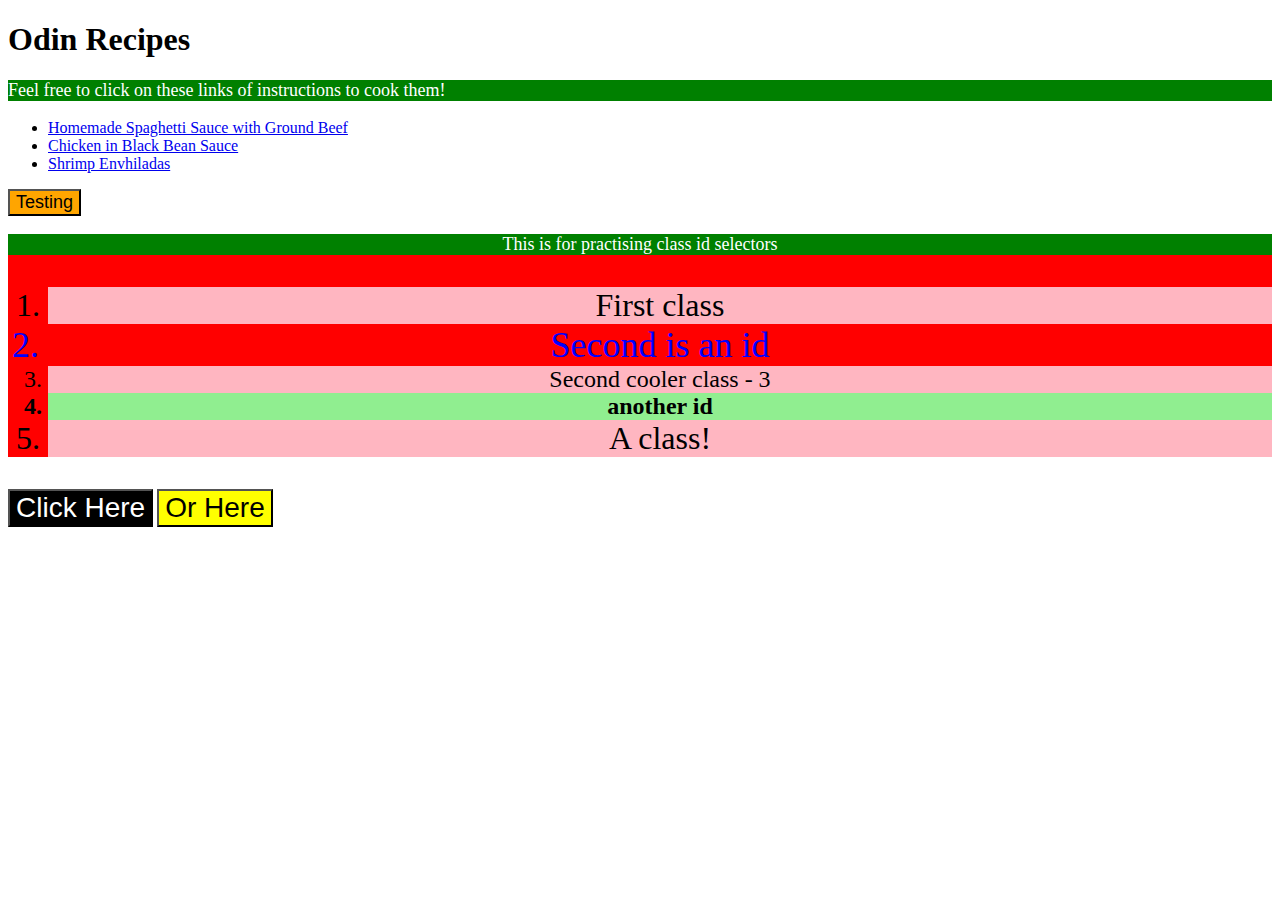
<file: index.html>
<!DOCTYPE html>
<html lang="en">

    <head>
        <meta charset="UTF-8">
        <title>Odin recipes</title>
        <link rel = "stylesheet" href = "stylesheet.css">
    </head>

    <body>
        <h1>Odin Recipes</h1>
        <p>Feel free to click on these links of instructions to cook them!</p>
        <ul>
            <li><a href="recipes/spaghetti.html">Homemade Spaghetti Sauce with Ground Beef</a></li>
            <li><a href="recipes/chicken-black-bean-sauce.html">Chicken in Black Bean Sauce</a></li>
            <li><a href="recipes/shrimp-enchiladas.html">Shrimp Envhiladas</a></li>
        </ul>
        <button>Testing</button>


        <div>
            <p>This is for practising class id selectors</p>
            <ol>
                <li class = "first_class">First class</li>
                <li id = "first_id">Second is an id</li>
                <li class = "second_class">Second cooler class - 3</li>
                <li id = "second_id">another id</li>
                <li class = "first_class">A class!</li>
            </ol>
        </div>

        <button class="grouping_practice">Click Here</button>
        <button class="grouping_practice_2">Or Here</button>
    </body>

</html>
</file>
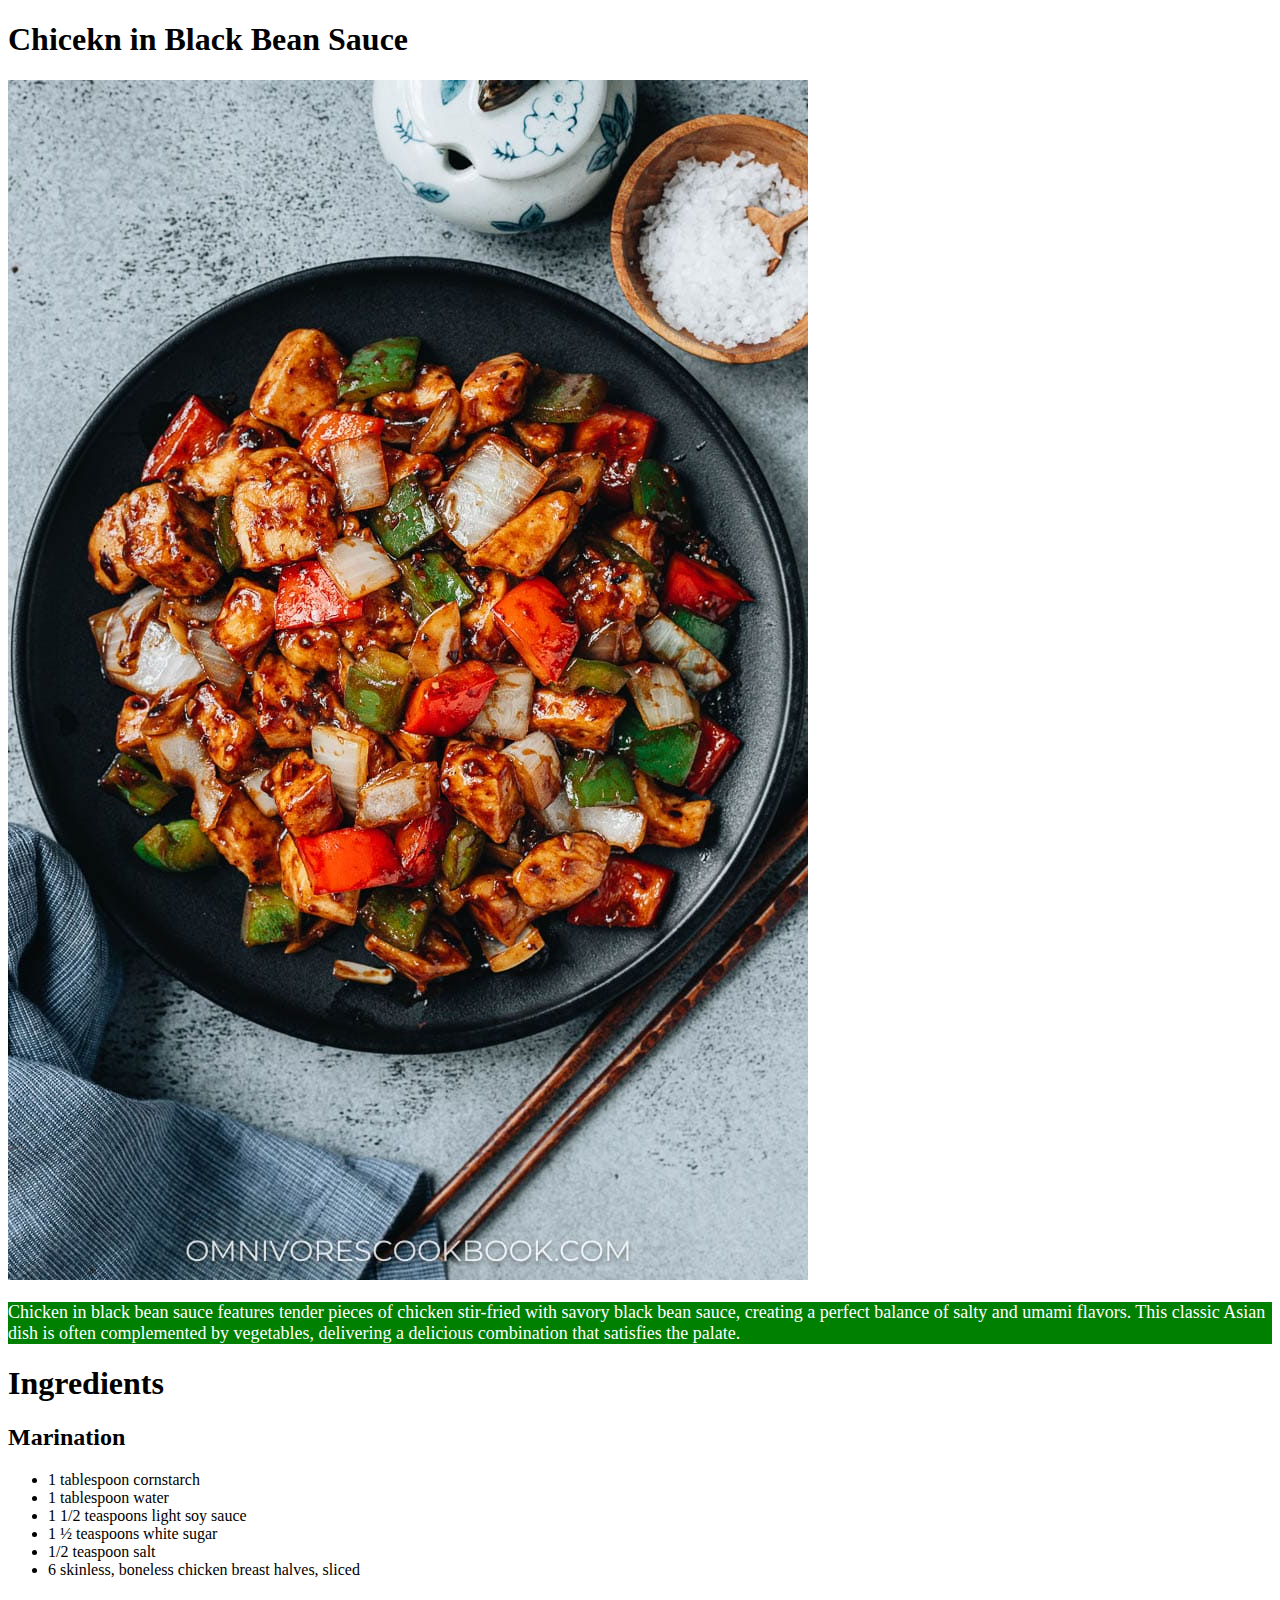
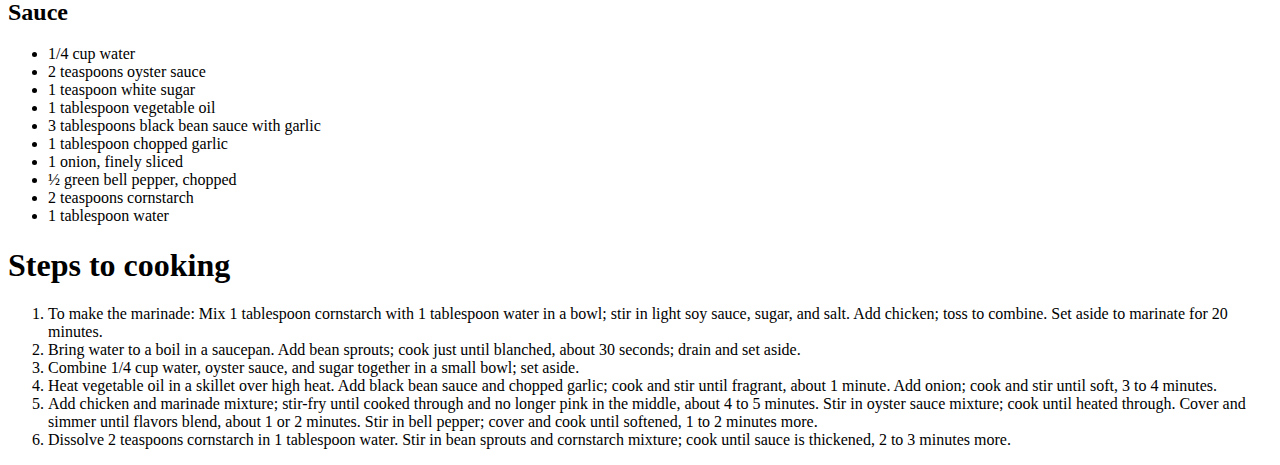
<file: recipes/chicken-black-bean-sauce.html>
<!DOCTYPE html>
<html lang="en">

    <head>
        <meta charset="UTF-8">
        <title>Recipe 2</title>
        <link rel = "stylesheet" href = "../stylesheet.css">
    </head>

    <body>
        <h1>Chicekn in Black Bean Sauce</h1>
        <img src = "chicken-black-bean-sauce.jpeg" alt="Image of chicken in black bean sauce">
        <p>Chicken in black bean sauce features tender pieces of chicken stir-fried with savory black bean sauce, creating a perfect balance of salty and umami flavors. This classic Asian dish is often complemented by vegetables, delivering a delicious combination that satisfies the palate.</p>
        <h1>Ingredients</h1>
        <h2>Marination</h2>
        <ul>
            <li>1 tablespoon cornstarch</li>
            <li>1 tablespoon water</li>
            <li>1 1/2 teaspoons light soy sauce</li>
            <li>1 ½ teaspoons white sugar</li>
            <li>1/2 teaspoon salt</li>
            <li>6 skinless, boneless chicken breast halves, sliced</li>
        </ul>
        <h2>Sauce</h2>
        <ul>
            <li>1/4 cup water</li>
            <li>2 teaspoons oyster sauce</li>
            <li>1 teaspoon white sugar</li>
            <li>1 tablespoon vegetable oil</li>
            <li>3 tablespoons black bean sauce with garlic</li>
            <li>1 tablespoon chopped garlic</li>
            <li>1 onion, finely sliced</li>
            <li>½ green bell pepper, chopped</li>
            <li>2 teaspoons cornstarch</li>
            <li>1 tablespoon water</li>
        </ul>



        <h1>Steps to cooking</h1>
        <ol>
            <li>To make the marinade: Mix 1 tablespoon cornstarch with 1 tablespoon water in a bowl; stir in light soy sauce, sugar, and salt. Add chicken; toss to combine. Set aside to marinate for 20 minutes.</li>
            <li>Bring water to a boil in a saucepan. Add bean sprouts; cook just until blanched, about 30 seconds; drain and set aside.</li>
            <li>Combine 1/4 cup water, oyster sauce, and sugar together in a small bowl; set aside.</li>
            <li>Heat vegetable oil in a skillet over high heat. Add black bean sauce and chopped garlic; cook and stir until fragrant, about 1 minute. Add onion; cook and stir until soft, 3 to 4 minutes.</li>
            <li>Add chicken and marinade mixture; stir-fry until cooked through and no longer pink in the middle, about 4 to 5 minutes. Stir in oyster sauce mixture; cook until heated through. Cover and simmer until flavors blend, about 1 or 2 minutes. Stir in bell pepper; cover and cook until softened, 1 to 2 minutes more.</li>
            <li>Dissolve 2 teaspoons cornstarch in 1 tablespoon water. Stir in bean sprouts and cornstarch mixture; cook until sauce is thickened, 2 to 3 minutes more.</li>
        </ol>
    </body>

</html>
</file>
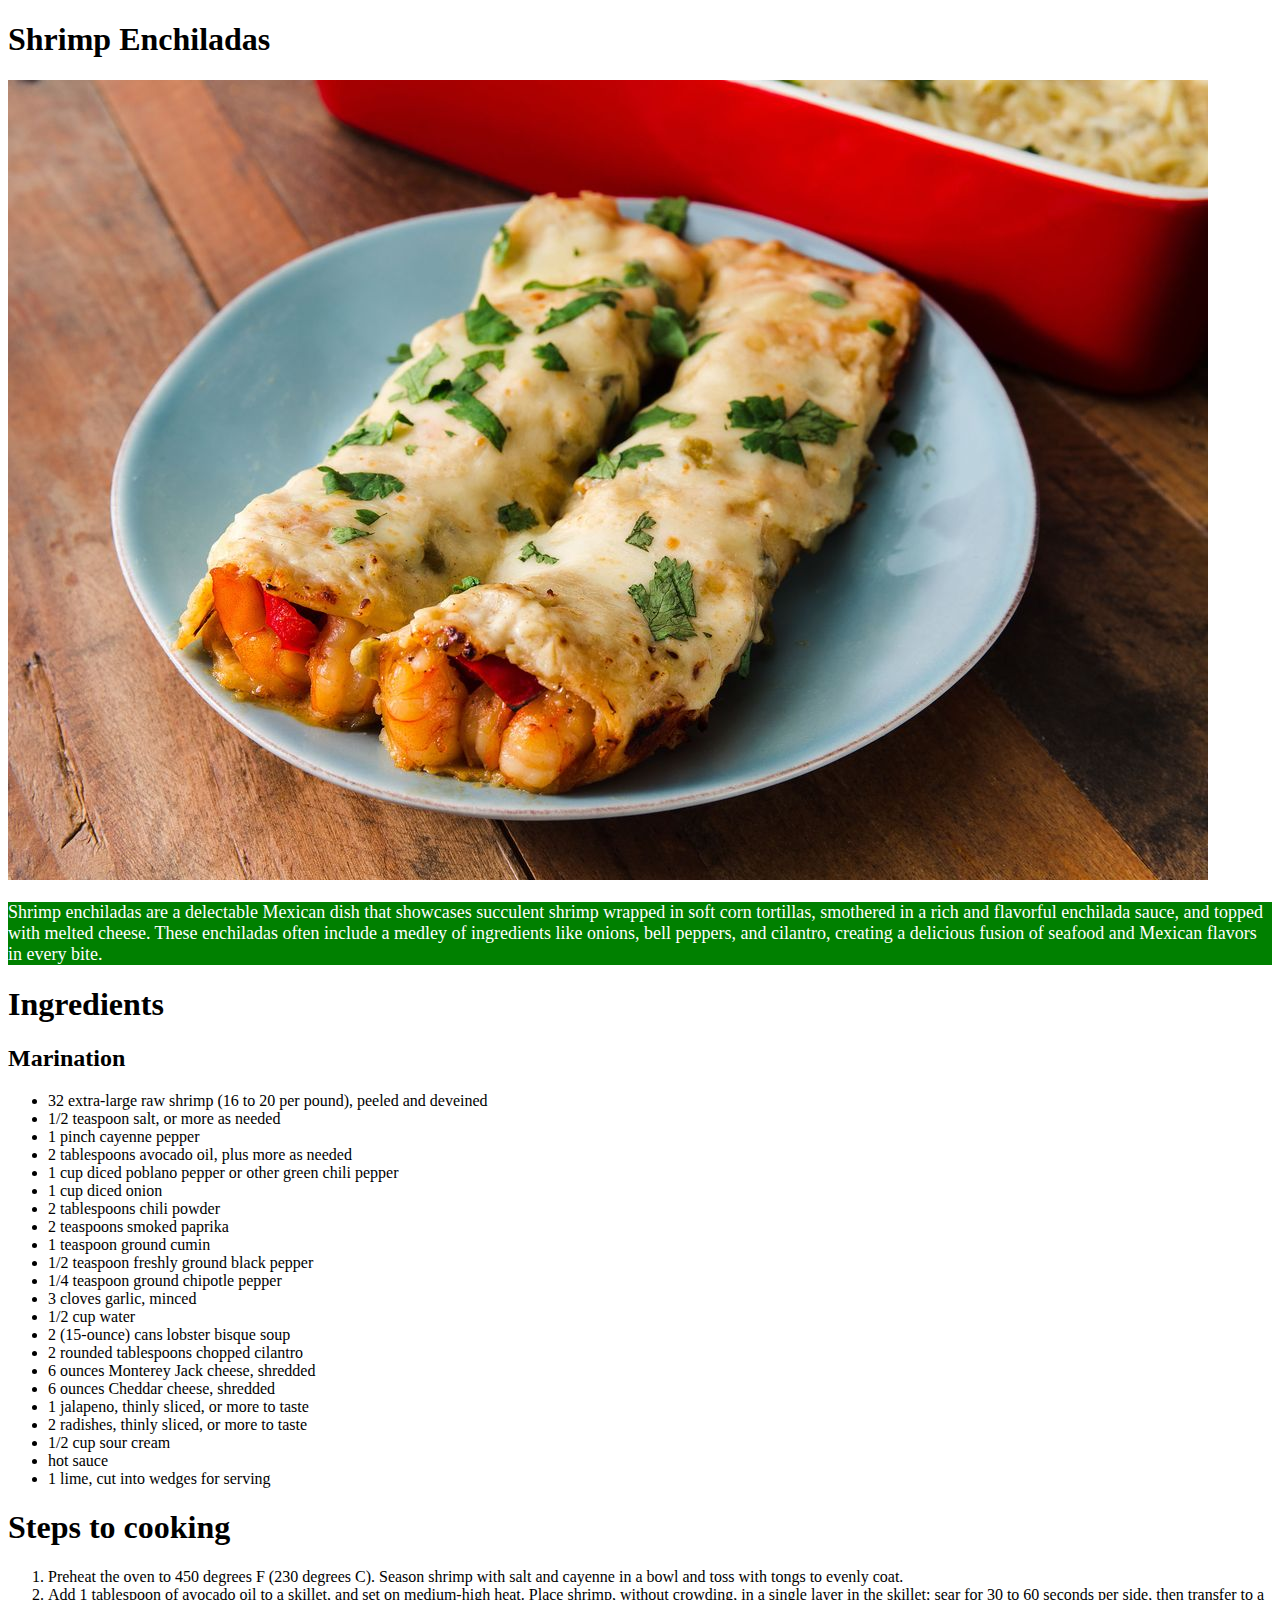
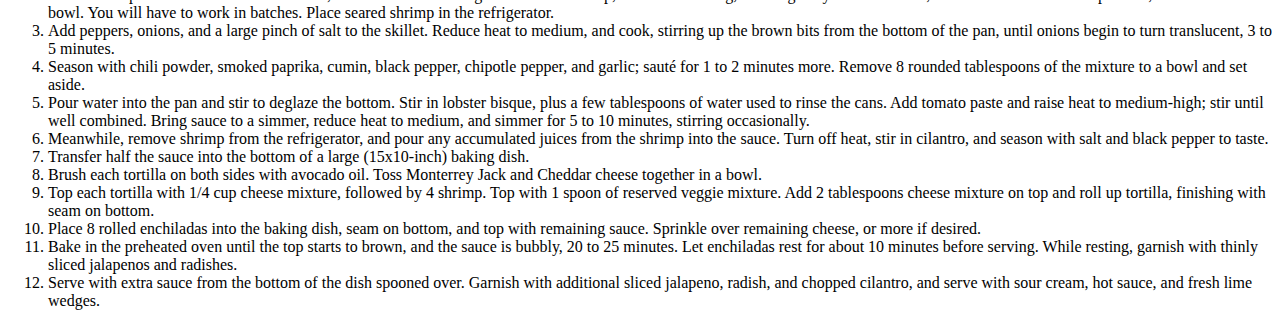
<file: recipes/shrimp-enchiladas.html>
<!DOCTYPE html>
<html lang="en">

    <head>
        <meta charset="UTF-8">
        <title>Recipe 3</title>
        <link rel = "stylesheet" href = "../stylesheet.css">

    </head>

    <body>
        <h1>Shrimp Enchiladas</h1>
        <img src = "shrimp-enchiladas.jpeg" alt="Image of shrim enchiladas">
        <p>Shrimp enchiladas are a delectable Mexican dish that showcases succulent shrimp wrapped in soft corn tortillas, smothered in a rich and flavorful enchilada sauce, and topped with melted cheese. These enchiladas often include a medley of ingredients like onions, bell peppers, and cilantro, creating a delicious fusion of seafood and Mexican flavors in every bite.</p>
        <h1>Ingredients</h1>
        <h2>Marination</h2>
        <ul>
            <li>32 extra-large raw shrimp (16 to 20 per pound), peeled and deveined</li>
            <li>1/2 teaspoon salt, or more as needed</li>
            <li>1 pinch cayenne pepper</li>
            <li>2 tablespoons avocado oil, plus more as needed</li>
            <li>1 cup diced poblano pepper or other green chili pepper</li>
            <li>1 cup diced onion</li>
            <li>2 tablespoons chili powder</li>
            <li>2 teaspoons smoked paprika</li>
            <li>1 teaspoon ground cumin</li>
            <li>1/2 teaspoon freshly ground black pepper</li>
            <li>1/4 teaspoon ground chipotle pepper</li>
            <li>3 cloves garlic, minced</li>
            <li>1/2 cup water</li>
            <li>2 (15-ounce) cans lobster bisque soup</li>
            <li>2 rounded tablespoons chopped cilantro</li>
            <li>6 ounces Monterey Jack cheese, shredded</li>
            <li>6 ounces Cheddar cheese, shredded</li>
            <li>1 jalapeno, thinly sliced, or more to taste</li>
            <li>2 radishes, thinly sliced, or more to taste</li>
            <li>1/2 cup sour cream</li>
            <li>hot sauce</li>
            <li>1 lime, cut into wedges for serving</li>
        </ul>



        <h1>Steps to cooking</h1>
        <ol>
            <li>Preheat the oven to 450 degrees F (230 degrees C). Season shrimp with salt and cayenne in a bowl and toss with tongs to evenly coat.</li>
            <li>Add 1 tablespoon of avocado oil to a skillet, and set on medium-high heat. Place shrimp, without crowding, in a single layer in the skillet; sear for 30 to 60 seconds per side, then transfer to a bowl. You will have to work in batches. Place seared shrimp in the refrigerator.</li>            
            <li>Add peppers, onions, and a large pinch of salt to the skillet. Reduce heat to medium, and cook, stirring up the brown bits from the bottom of the pan, until onions begin to turn translucent, 3 to 5 minutes.</li>
            <li>Season with chili powder, smoked paprika, cumin, black pepper, chipotle pepper, and garlic; sauté for 1 to 2 minutes more. Remove 8 rounded tablespoons of the mixture to a bowl and set aside.</li>
            <li>Pour water into the pan and stir to deglaze the bottom. Stir in lobster bisque, plus a few tablespoons of water used to rinse the cans. Add tomato paste and raise heat to medium-high; stir until well combined. Bring sauce to a simmer, reduce heat to medium, and simmer for 5 to 10 minutes, stirring occasionally.</li>
            <li>Meanwhile, remove shrimp from the refrigerator, and pour any accumulated juices from the shrimp into the sauce. Turn off heat, stir in cilantro, and season with salt and black pepper to taste.</li>
            <li>Transfer half the sauce into the bottom of a large (15x10-inch) baking dish.</li>
            <li>Brush each tortilla on both sides with avocado oil. Toss Monterrey Jack and Cheddar cheese together in a bowl.</li>
            <li>Top each tortilla with 1/4 cup cheese mixture, followed by 4 shrimp. Top with 1 spoon of reserved veggie mixture. Add 2 tablespoons cheese mixture on top and roll up tortilla, finishing with seam on bottom.</li>
            <li>Place 8 rolled enchiladas into the baking dish, seam on bottom, and top with remaining sauce. Sprinkle over remaining cheese, or more if desired.</li>
            <li>Bake in the preheated oven until the top starts to brown, and the sauce is bubbly, 20 to 25 minutes. Let enchiladas rest for about 10 minutes before serving. While resting, garnish with thinly sliced jalapenos and radishes.</li>
            <li>Serve with extra sauce from the bottom of the dish spooned over. Garnish with additional sliced jalapeno, radish, and chopped cilantro, and serve with sour cream, hot sauce, and fresh lime wedges.</li>
        </ol>
    </body>

</html>
</file>
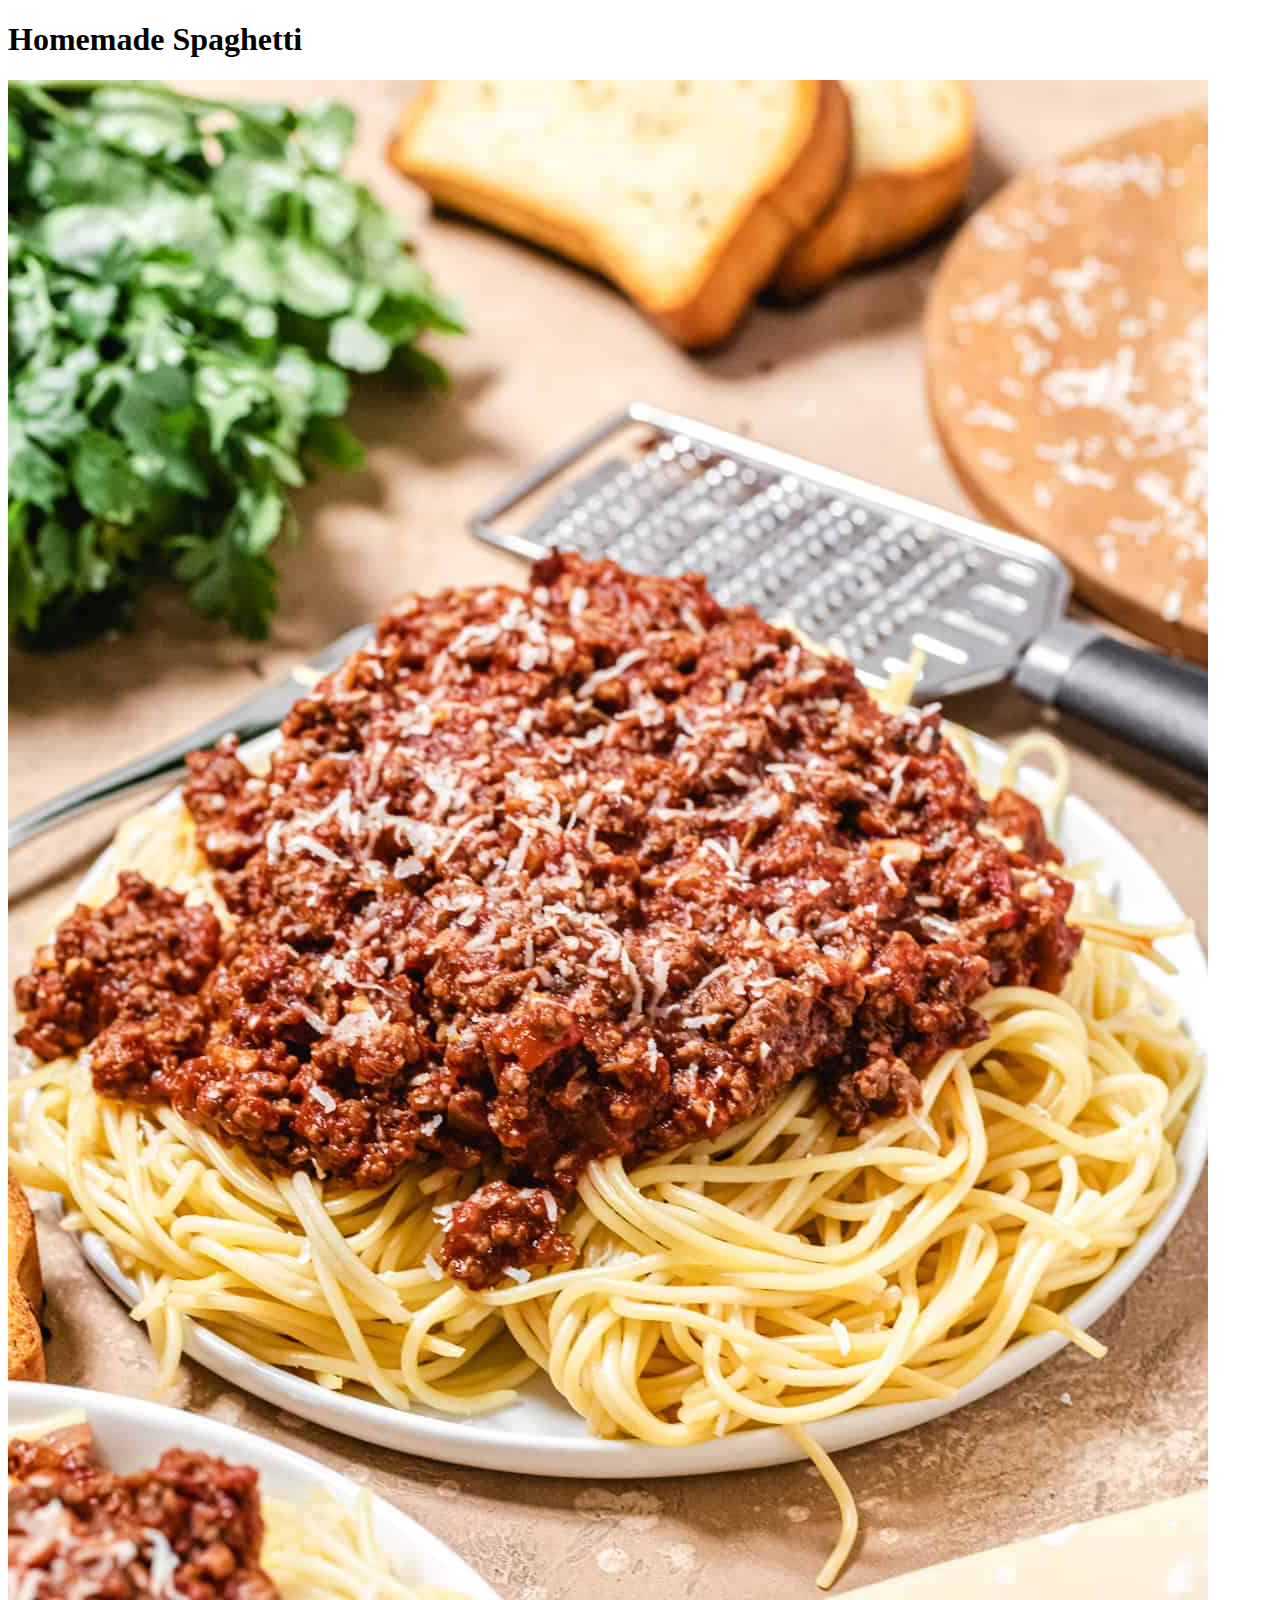
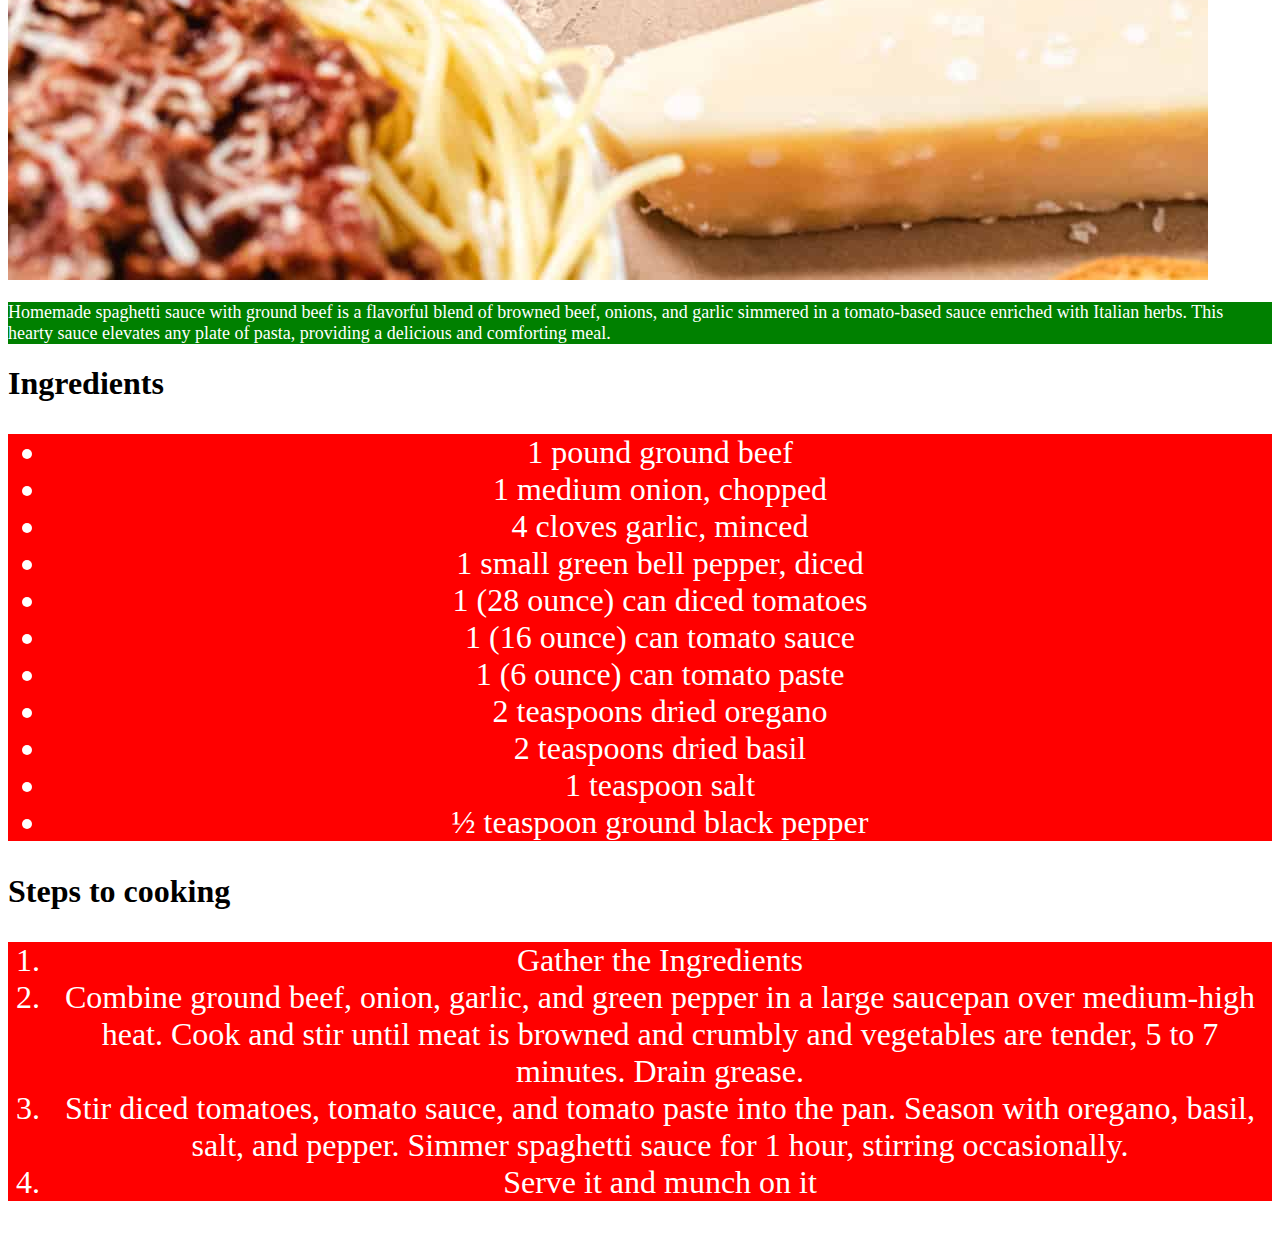
<file: recipes/spaghetti.html>
<!DOCTYPE html>
<html lang="en">

    <head>
        <meta charset="UTF-8">
        <title>Recipe</title>
        <link rel = "stylesheet" href = "../stylesheet.css">
    </head>

    <body>
        <h1>Homemade Spaghetti</h1>
        <img src = "spaghetti-image.jpeg" alt="Image of spaghetti with ground beef">
        <p>Homemade spaghetti sauce with ground beef is a flavorful blend of browned beef, onions, and garlic simmered in a tomato-based sauce enriched with Italian herbs. This hearty sauce elevates any plate of pasta, providing a delicious and comforting meal.</p>
        <h1>Ingredients</h1>
        <div>
            <ul>
                <li>1 pound ground beef</li>
                <li>1 medium onion, chopped</li>
                <li>4 cloves garlic, minced</li>
                <li>1 small green bell pepper, diced</li>
                <li>1 (28 ounce) can diced tomatoes</li>
                <li>1 (16 ounce) can tomato sauce</li>
                <li>1 (6 ounce) can tomato paste</li>
                <li>2 teaspoons dried oregano</li>
                <li>2 teaspoons dried basil</li>
                <li>1 teaspoon salt</li>
                <li>½ teaspoon ground black pepper</li>
            </ul>
    
        </div>

        <h1>Steps to cooking</h1>
        <div>
            <ol>
                <li>Gather the Ingredients</li>
                <li>Combine ground beef, onion, garlic, and green pepper in a large saucepan over medium-high heat. Cook and stir until meat is browned and crumbly and vegetables are tender, 5 to 7 minutes. Drain grease.</li>
                <li>Stir diced tomatoes, tomato sauce, and tomato paste into the pan. Season with oregano, basil, salt, and pepper. Simmer spaghetti sauce for 1 hour, stirring occasionally.</li>
                <li>Serve it and munch on it</li>
            </ol>
    
        </div>
    </body>

</html>
</file>
<file: stylesheet.css>
div {
    background-color: red;
    color : white;
    font-size: 32px;
    text-align: center;
}

p {
    background-color: green;
    color : white;
    font-size: 18px;
}

button {
    background-color: orange;
    font-size: 18px;
}

.first_class, .second_class {
    background-color: lightpink;
    fallback: sans-serif;
    font-family: Verdana;
    color: black;

}

.second_class {
    font-size: 24px;
}

#first_id {
    color: blue;
    font-size: 36px;
}

#second_id {
    background-color: lightgreen;
    font-size: 24px;
    font-weight: bold;
    color: black;

}

.grouping_practice, .grouping_practice_2 { 
    font-size: 28px;
    font-family: "Helvetica", "Times New Roman", sans-serif;
}

.grouping_practice {
    background-color: black;
    color: white;
}

.grouping_practice_2 {
    background-color: yellow;
}
</file>
